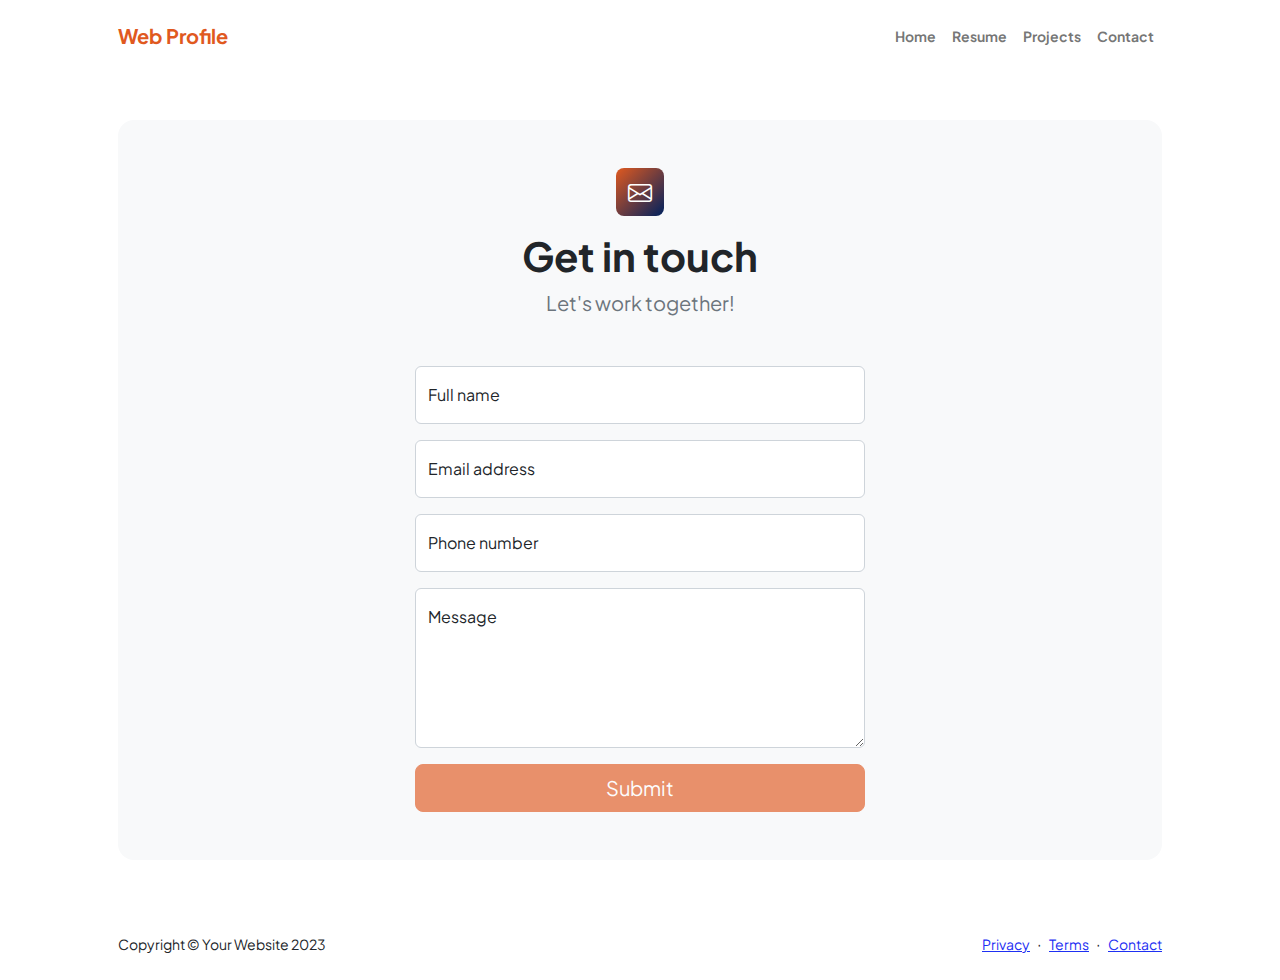
<file: Web Portofolio/contact.html>
<!DOCTYPE html>
<html lang="en">
    <head>
        <meta charset="utf-8" />
        <meta name="viewport" content="width=device-width, initial-scale=1, shrink-to-fit=no" />
        <meta name="description" content />
        <meta name="author" content />
        <title>Web Profile</title>
        <!-- Favicon-->
        <link rel="icon" type="image/x-icon" href="assets/favicon.ico" />
        <!-- Custom Google font-->
        <link rel="preconnect" href="https://fonts.googleapis.com" />
        <link rel="preconnect" href="https://fonts.gstatic.com" crossorigin />
        <link href="https://fonts.googleapis.com/css2?family=Plus+Jakarta+Sans:wght@100;200;300;400;500;600;700;800;900&amp;display=swap" rel="stylesheet" />
        <!-- Bootstrap icons-->
        <link href="https://cdn.jsdelivr.net/npm/bootstrap-icons@1.8.1/font/bootstrap-icons.css" rel="stylesheet" />
        <!-- Core theme CSS (includes Bootstrap)-->
        <link href="css/styles.css" rel="stylesheet" />
    </head>
    <body class="d-flex flex-column">
        <main class="flex-shrink-0">
            <nav class="navbar navbar-expand-lg navbar-light bg-white py-3">
                <div class="container px-5">
                    <a class="navbar-brand" href="index.html"><span class="fw-bolder text-primary">Web Profile</span></a>
                    <button class="navbar-toggler" type="button" data-bs-toggle="collapse" data-bs-target="#navbarSupportedContent" aria-controls="navbarSupportedContent" aria-expanded="false" aria-label="Toggle navigation"><span class="navbar-toggler-icon"></span></button>
                    <div class="collapse navbar-collapse" id="navbarSupportedContent">
                        <ul class="navbar-nav ms-auto mb-2 mb-lg-0 small fw-bolder">
                            <li class="nav-item"><a class="nav-link" href="index.html">Home</a></li>
                            <li class="nav-item"><a class="nav-link" href="resume.html">Resume</a></li>
                            <li class="nav-item"><a class="nav-link" href="projects.html">Projects</a></li>
                            <li class="nav-item"><a class="nav-link" href="contact.html">Contact</a></li>
                        </ul>
                    </div>
                </div>
            </nav>
            <section class="py-5">
                <div class="container px-5">
                    <div class="bg-light rounded-4 py-5 px-4 px-md-5">
                        <div class="text-center mb-5">
                            <div class="feature bg-primary bg-gradient-primary-to-secondary text-white rounded-3 mb-3"><i class="bi bi-envelope"></i></div>
                            <h1 class="fw-bolder">Get in touch</h1>
                            <p class="lead fw-normal text-muted mb-0">Let's work together!</p>
                        </div>
                        <div class="row gx-5 justify-content-center">
                            <div class="col-lg-8 col-xl-6">
                                <form id="contactForm" data-sb-form-api-token="API_TOKEN">
                                    <div class="form-floating mb-3">
                                        <input class="form-control" id="name" type="text" placeholder="Enter your name..." data-sb-validations="required" />
                                        <label for="name">Full name</label>
                                        <div class="invalid-feedback" data-sb-feedback="name:required">A name is required.</div>
                                    </div>
                                    <div class="form-floating mb-3">
                                        <input class="form-control" id="email" type="email" placeholder="name@example.com" data-sb-validations="required,email" />
                                        <label for="email">Email address</label>
                                        <div class="invalid-feedback" data-sb-feedback="email:required">An email is required.</div>
                                        <div class="invalid-feedback" data-sb-feedback="email:email">Email is not valid.</div>
                                    </div>
                                    <div class="form-floating mb-3">
                                        <input class="form-control" id="phone" type="tel" placeholder="(123) 456-7890" data-sb-validations="required" />
                                        <label for="phone">Phone number</label>
                                        <div class="invalid-feedback" data-sb-feedback="phone:required">A phone number is required.</div>
                                    </div>
                                    <div class="form-floating mb-3">
                                        <textarea class="form-control" id="message" type="text" placeholder="Enter your message here..." style="height: 10rem" data-sb-validations="required"></textarea>
                                        <label for="message">Message</label>
                                        <div class="invalid-feedback" data-sb-feedback="message:required">A message is required.</div>
                                    </div>
                                    <div class="d-none" id="submitSuccessMessage">
                                        <div class="text-center mb-3">
                                            <div class="fw-bolder">Form submission successful!</div>
                                            To activate this form, sign up at
                                            <br />
                                            <a href="https://startbootstrap.com/solution/contact-forms">https://startbootstrap.com/solution/contact-forms</a>
                                        </div>
                                    </div>
                                    <div class="d-none" id="submitErrorMessage"><div class="text-center text-danger mb-3">Error sending message!</div></div>
                                    <div class="d-grid"><button class="btn btn-primary btn-lg disabled" id="submitButton" type="submit">Submit</button></div>
                                </form>
                            </div>
                        </div>
                    </div>
                </div>
            </section>
        </main>
        <footer class="bg-white py-4 mt-auto">
            <div class="container px-5">
                <div class="row align-items-center justify-content-between flex-column flex-sm-row">
                    <div class="col-auto"><div class="small m-0">Copyright &copy; Your Website 2023</div></div>
                    <div class="col-auto">
                        <a class="small" href="#!">Privacy</a>
                        <span class="mx-1">&middot;</span>
                        <a class="small" href="#!">Terms</a>
                        <span class="mx-1">&middot;</span>
                        <a class="small" href="#!">Contact</a>
                    </div>
                </div>
            </div>
        </footer>
        <script src="https://cdn.jsdelivr.net/npm/bootstrap@5.2.3/dist/js/bootstrap.bundle.min.js"></script>
        <script src="js/scripts.js"></script>
        <script src="https://cdn.startbootstrap.com/sb-forms-latest.js"></script>
    </body>
</html>
</file>
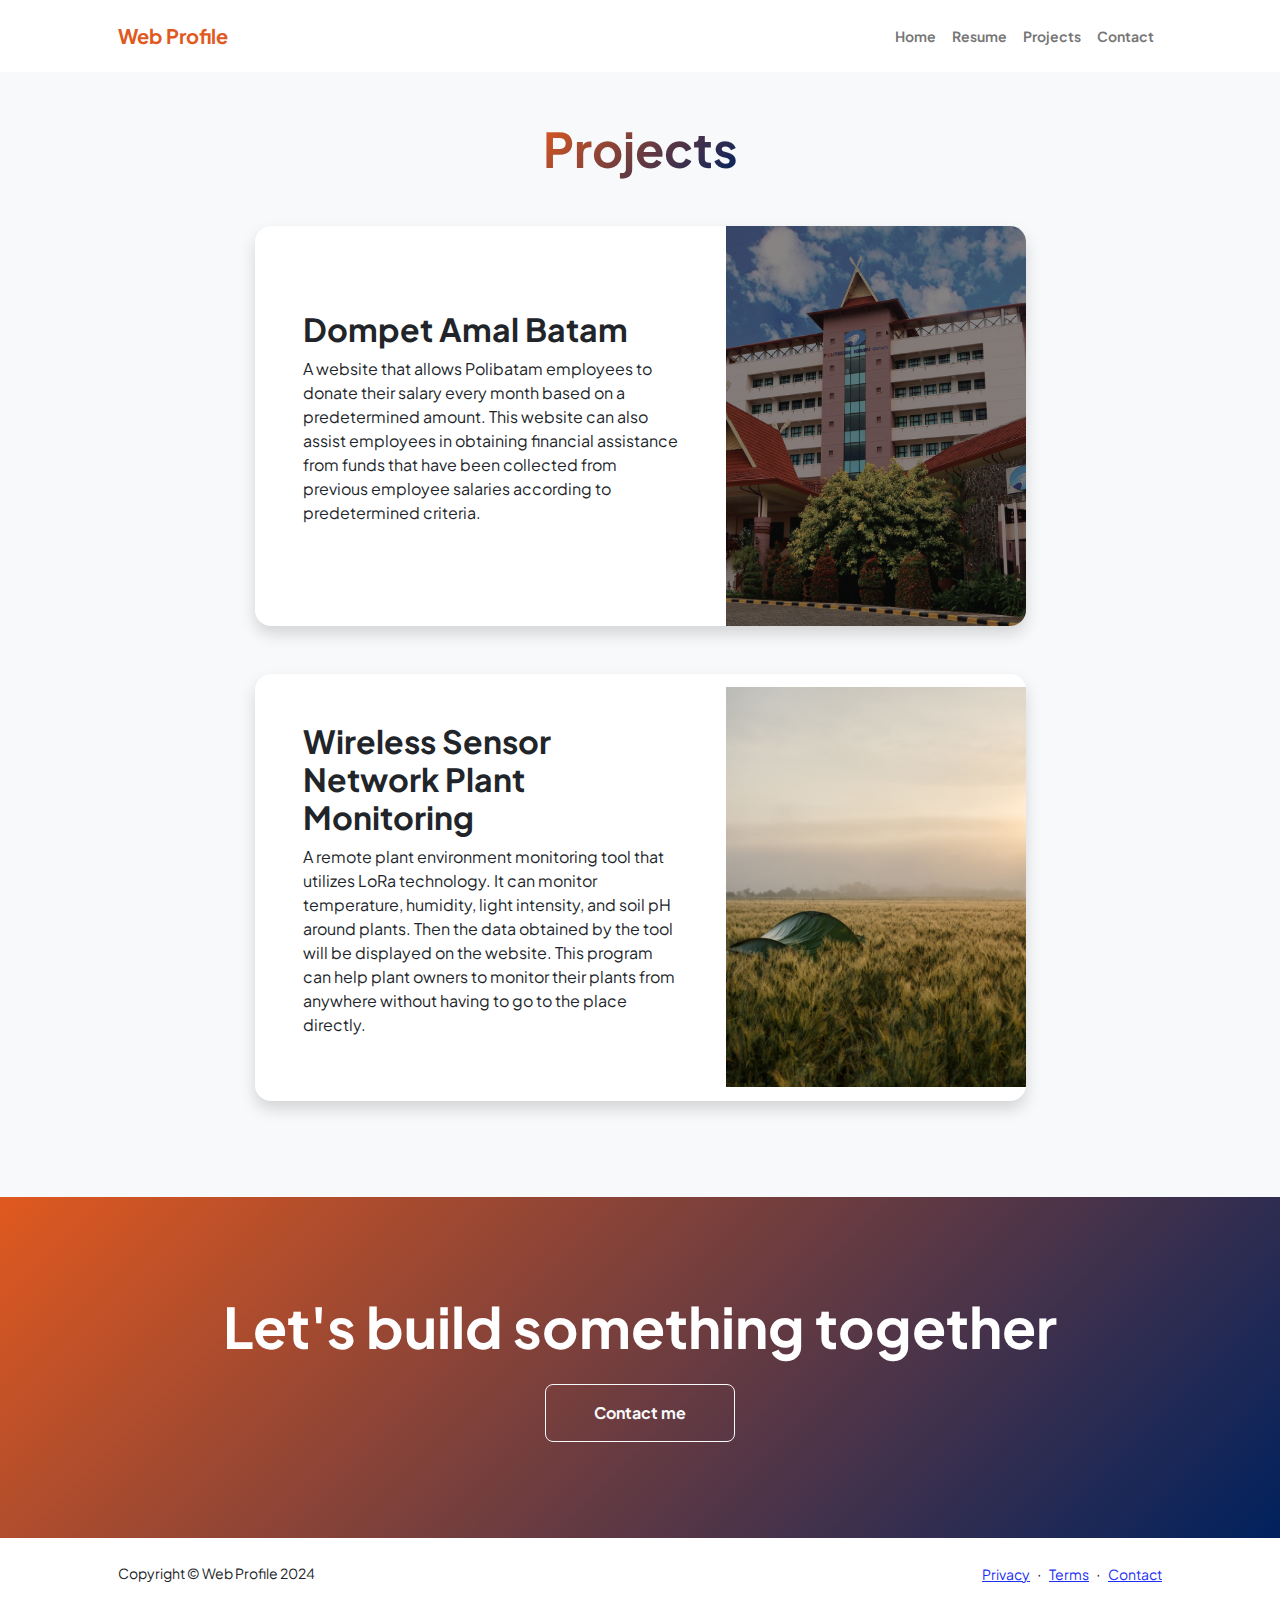
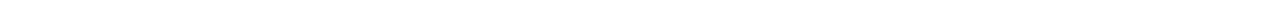
<file: Web Portofolio/projects.html>
<!DOCTYPE html>
<html lang="en">
    <head>
        <meta charset="utf-8" />
        <meta name="viewport" content="width=device-width, initial-scale=1, shrink-to-fit=no" />
        <meta name="description" content="" />
        <meta name="author" content="" />
        <title>Web Profile</title>
        <!-- Favicon-->
        <link rel="icon" type="image/x-icon" href="assets/favicon.ico" />
        <!-- Custom Google font-->
        <link rel="preconnect" href="https://fonts.googleapis.com" />
        <link rel="preconnect" href="https://fonts.gstatic.com" crossorigin />
        <link href="https://fonts.googleapis.com/css2?family=Plus+Jakarta+Sans:wght@100;200;300;400;500;600;700;800;900&amp;display=swap" rel="stylesheet" />
        <!-- Bootstrap icons-->
        <link href="https://cdn.jsdelivr.net/npm/bootstrap-icons@1.8.1/font/bootstrap-icons.css" rel="stylesheet" />
        <!-- Core theme CSS (includes Bootstrap)-->
        <link href="css/styles.css" rel="stylesheet" />
    </head>
    <body class="d-flex flex-column h-100 bg-light">
        <main class="flex-shrink-0">
            <nav class="navbar navbar-expand-lg navbar-light bg-white py-3">
                <div class="container px-5">
                    <a class="navbar-brand" href="index.html"><span class="fw-bolder text-primary">Web Profile</span></a>
                    <button class="navbar-toggler" type="button" data-bs-toggle="collapse" data-bs-target="#navbarSupportedContent" aria-controls="navbarSupportedContent" aria-expanded="false" aria-label="Toggle navigation"><span class="navbar-toggler-icon"></span></button>
                    <div class="collapse navbar-collapse" id="navbarSupportedContent">
                        <ul class="navbar-nav ms-auto mb-2 mb-lg-0 small fw-bolder">
                            <li class="nav-item"><a class="nav-link" href="index.html">Home</a></li>
                            <li class="nav-item"><a class="nav-link" href="resume.html">Resume</a></li>
                            <li class="nav-item"><a class="nav-link" href="projects.html">Projects</a></li>
                            <li class="nav-item"><a class="nav-link" href="contact.html">Contact</a></li>
                        </ul>
                    </div>
                </div>
            </nav>
            <section class="py-5">
                <div class="container px-5 mb-5">
                    <div class="text-center mb-5">
                        <h1 class="display-5 fw-bolder mb-0"><span class="text-gradient d-inline">Projects</span></h1>
                    </div>
                    <div class="row gx-5 justify-content-center">
                        <div class="col-lg-11 col-xl-9 col-xxl-8">
                            <div class="card overflow-hidden shadow rounded-4 border-0 mb-5">
                                <div class="card-body p-0">
                                    <div class="d-flex align-items-center">
                                        <div class="p-5">
                                            <h2 class="fw-bolder">Dompet Amal Batam</h2>
                                            <p>A website that allows Polibatam employees to donate their salary every month based on a predetermined amount. This website can also assist employees in obtaining financial assistance from funds that have been collected from previous employee salaries according to predetermined criteria.</p>
                                        </div>
                                        <img class="img-project" src="assets/foto poltek.png" alt="..." />
                                    </div>
                                </div>
                            </div>
                            <div class="card overflow-hidden shadow rounded-4 border-0">
                                <div class="card-body p-0">
                                    <div class="d-flex align-items-center">
                                        <div class="p-5">
                                            <h2 class="fw-bolder">Wireless Sensor Network Plant Monitoring</h2>
                                            <p>A remote plant environment monitoring tool that utilizes LoRa technology. It can monitor temperature, humidity, light intensity, and soil pH around plants. Then the data obtained by the tool will be displayed on the website. This program can help plant owners to monitor their plants from anywhere without having to go to the place directly.</p>
                                        </div>
                                        <img class="img-project" src="assets/bg-masthead.jpg" alt="..." />
                                    </div>
                                </div>
                            </div>
                        </div>
                    </div>
                </div>
            </section>
            <section class="py-5 bg-gradient-primary-to-secondary text-white">
                <div class="container px-5 my-5">
                    <div class="text-center">
                        <h2 class="display-4 fw-bolder mb-4">Let's build something together</h2>
                        <a class="btn btn-outline-light btn-lg px-5 py-3 fs-6 fw-bolder" href="contact.html">Contact me</a>
                    </div>
                </div>
            </section>
        </main>
        <footer class="bg-white py-4 mt-auto">
            <div class="container px-5">
                <div class="row align-items-center justify-content-between flex-column flex-sm-row">
                    <div class="col-auto"><div class="small m-0">Copyright &copy; Web Profile 2024</div></div>
                    <div class="col-auto">
                        <a class="small" href="#!">Privacy</a>
                        <span class="mx-1">&middot;</span>
                        <a class="small" href="#!">Terms</a>
                        <span class="mx-1">&middot;</span>
                        <a class="small" href="#!">Contact</a>
                    </div>
                </div>
            </div>
        </footer>
        <script src="https://cdn.jsdelivr.net/npm/bootstrap@5.2.3/dist/js/bootstrap.bundle.min.js"></script>
        <script src="js/scripts.js"></script>
    </body>
</html>
</file>
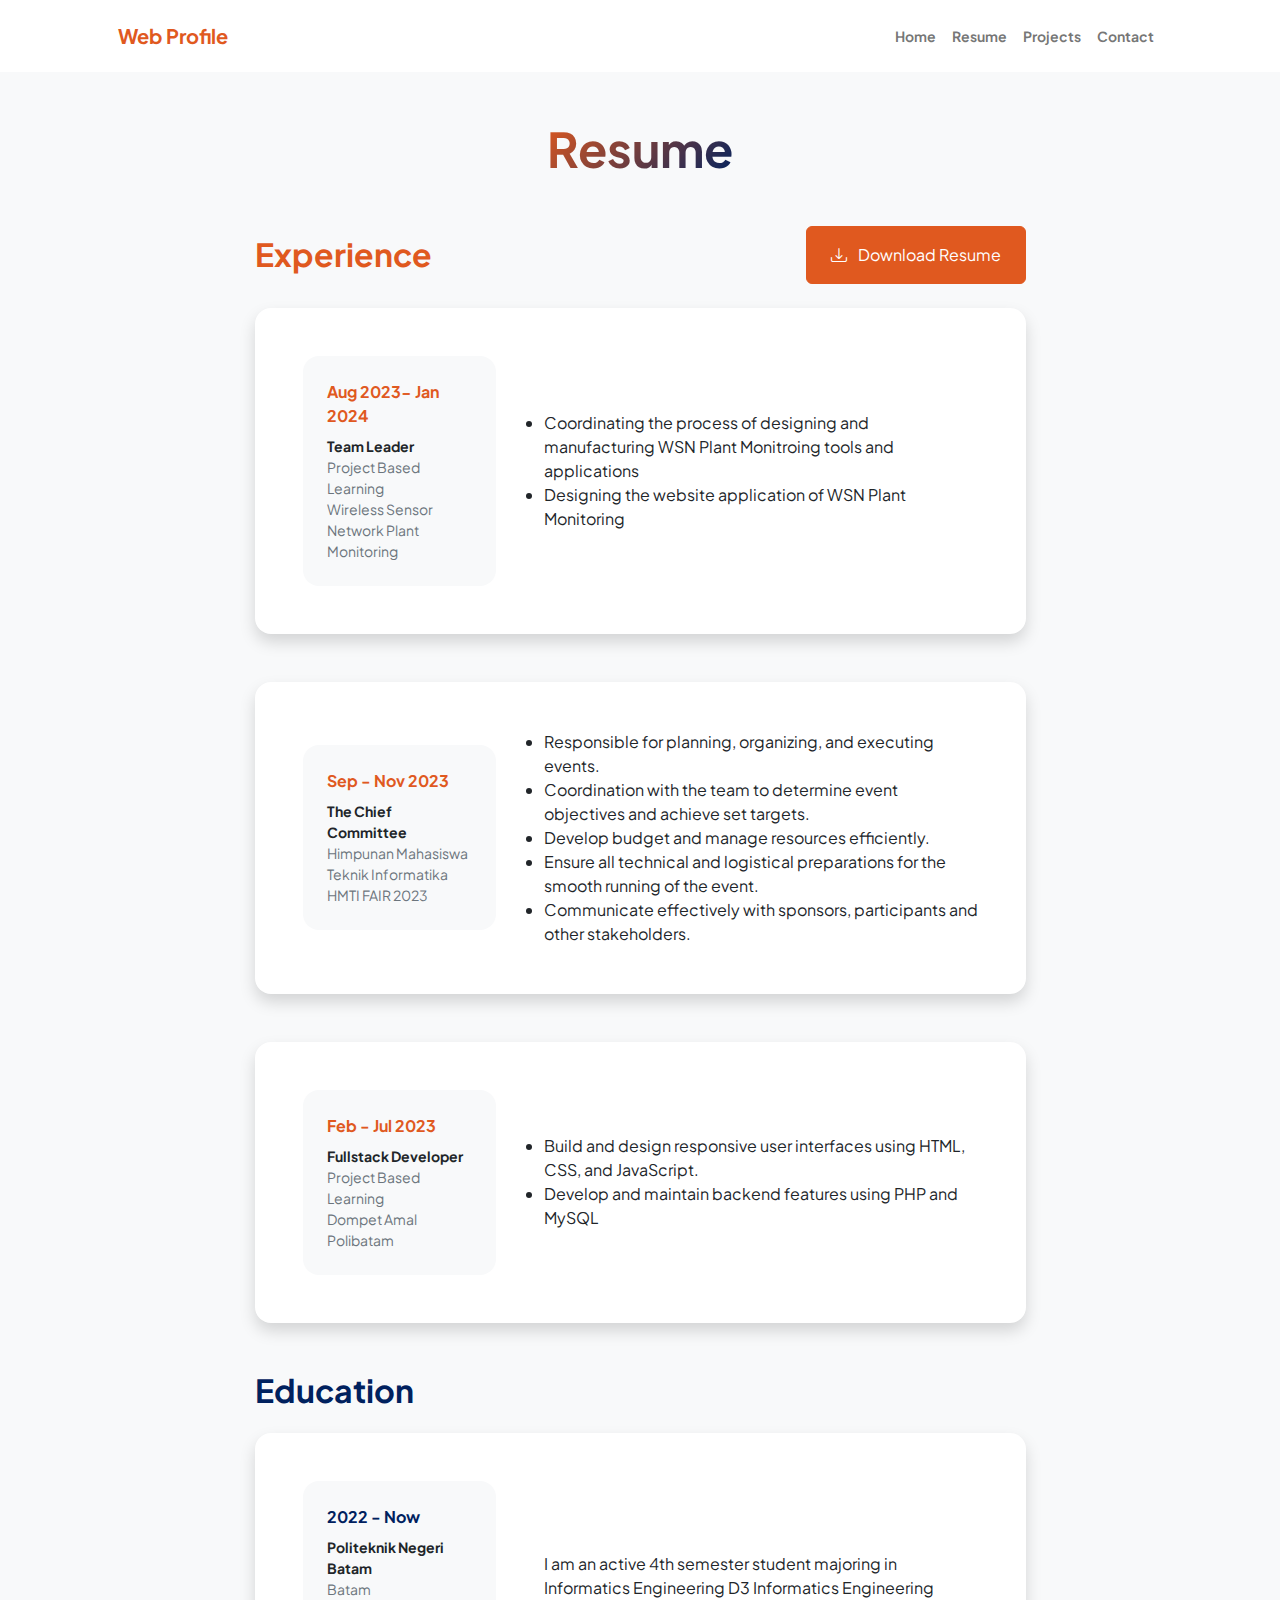
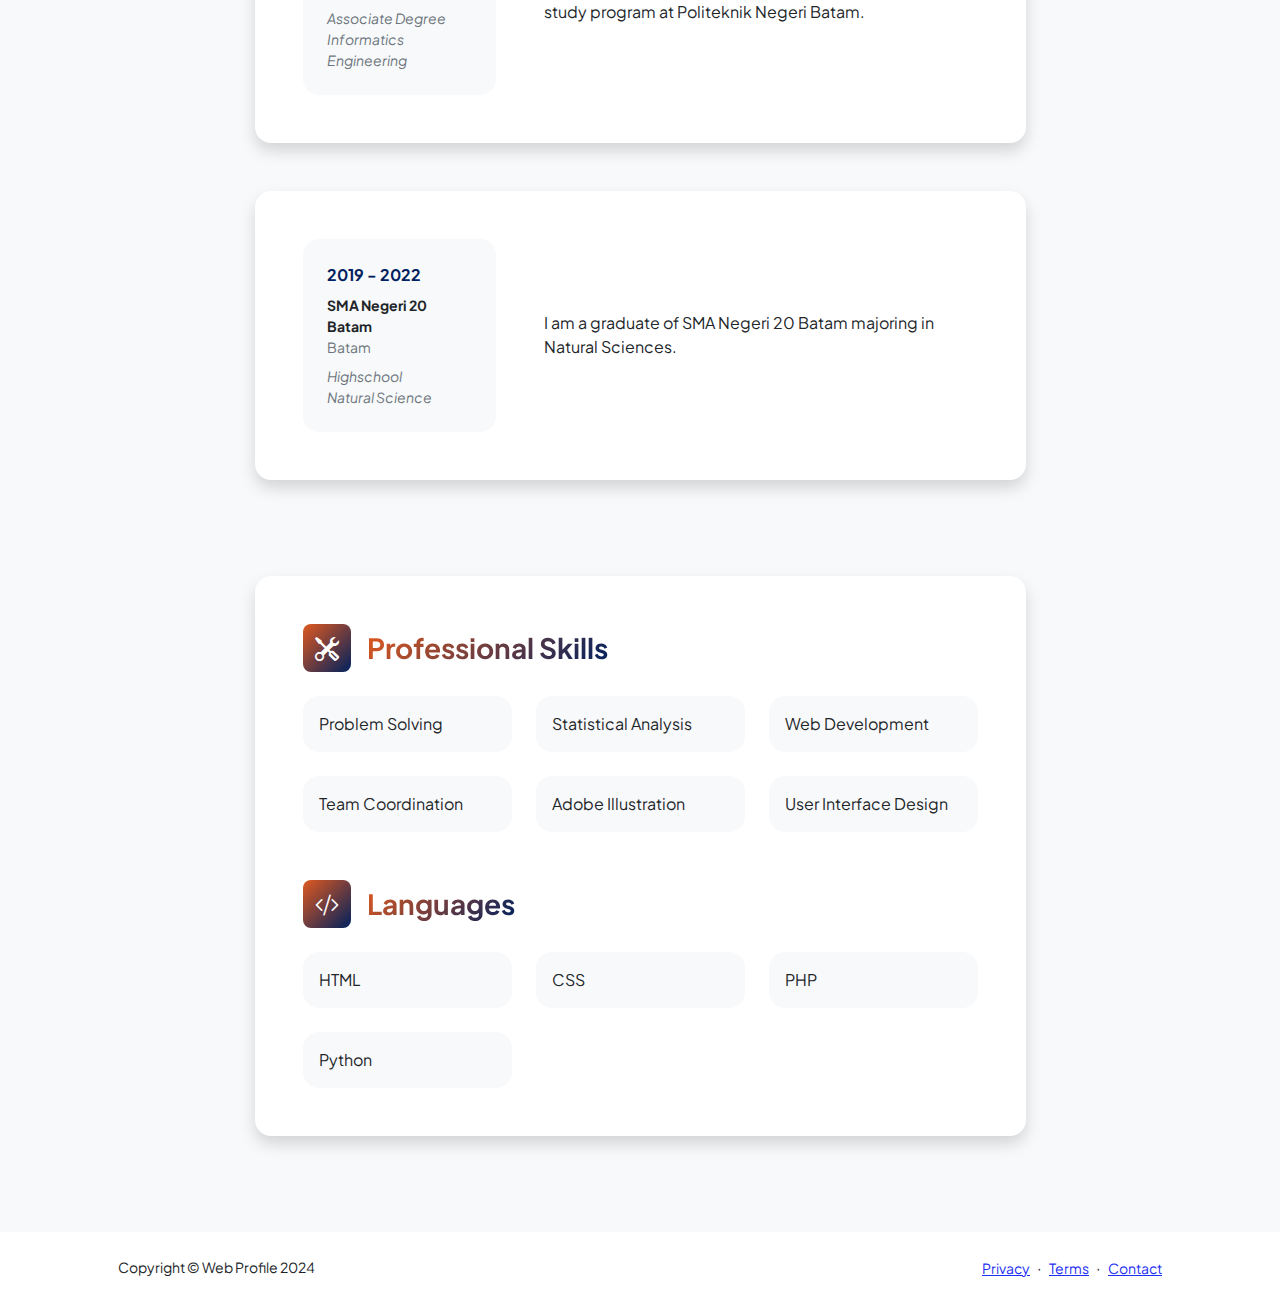
<file: Web Portofolio/resume.html>
<!DOCTYPE html>
<html lang="en">
    <head>
        <meta charset="utf-8" />
        <meta name="viewport" content="width=device-width, initial-scale=1, shrink-to-fit=no" />
        <meta name="description" content="" />
        <meta name="author" content="" />
        <title>Web Profile</title>
        <!-- Favicon-->
        <link rel="icon" type="image/x-icon" href="assets/favicon.ico" />
        <!-- Custom Google font-->
        <link rel="preconnect" href="https://fonts.googleapis.com" />
        <link rel="preconnect" href="https://fonts.gstatic.com" crossorigin />
        <link href="https://fonts.googleapis.com/css2?family=Plus+Jakarta+Sans:wght@100;200;300;400;500;600;700;800;900&amp;display=swap" rel="stylesheet" />
        <!-- Bootstrap icons-->
        <link href="https://cdn.jsdelivr.net/npm/bootstrap-icons@1.8.1/font/bootstrap-icons.css" rel="stylesheet" />
        <!-- Core theme CSS (includes Bootstrap)-->
        <link href="css/styles.css" rel="stylesheet" />
    </head>
    <body class="d-flex flex-column h-100 bg-light">
        <main class="flex-shrink-0">
            <nav class="navbar navbar-expand-lg navbar-light bg-white py-3">
                <div class="container px-5">
                    <a class="navbar-brand" href="index.html"><span class="fw-bolder text-primary">Web Profile</span></a>
                    <button class="navbar-toggler" type="button" data-bs-toggle="collapse" data-bs-target="#navbarSupportedContent" aria-controls="navbarSupportedContent" aria-expanded="false" aria-label="Toggle navigation"><span class="navbar-toggler-icon"></span></button>
                    <div class="collapse navbar-collapse" id="navbarSupportedContent">
                        <ul class="navbar-nav ms-auto mb-2 mb-lg-0 small fw-bolder">
                            <li class="nav-item"><a class="nav-link" href="index.html">Home</a></li>
                            <li class="nav-item"><a class="nav-link" href="resume.html">Resume</a></li>
                            <li class="nav-item"><a class="nav-link" href="projects.html">Projects</a></li>
                            <li class="nav-item"><a class="nav-link" href="contact.html">Contact</a></li>
                        </ul>
                    </div>
                </div>
            </nav>
            <div class="container px-5 my-5">
                <div class="text-center mb-5">
                    <h1 class="display-5 fw-bolder mb-0"><span class="text-gradient d-inline">Resume</span></h1>
                </div>
                <div class="row gx-5 justify-content-center">
                    <div class="col-lg-11 col-xl-9 col-xxl-8">
                        <section>
                            <div class="d-flex align-items-center justify-content-between mb-4">
                                <h2 class="text-primary fw-bolder mb-0">Experience</h2>
                                <a class="btn btn-primary px-4 py-3" href= "https://drive.google.com/file/d/18WiqRYe-7DXyVitX0wbMe8DhjykFAjTn/view?usp=sharing">
                                    <div class="d-inline-block bi bi-download me-2"></div>
                                    Download Resume
                                </a>
                            </div>
                            <div class="card shadow border-0 rounded-4 mb-5">
                                <div class="card-body p-5">
                                    <div class="row align-items-center gx-5">
                                        <div class="col text-center text-lg-start mb-4 mb-lg-0">
                                            <div class="bg-light p-4 rounded-4">
                                                <div class="text-primary fw-bolder mb-2">Aug 2023- Jan 2024</div>
                                                <div class="small fw-bolder">Team Leader</div>
                                                <div class="small text-muted">Project Based Learning</div>
                                                <div class="small text-muted">Wireless Sensor Network Plant Monitoring</div>
                                            </div>
                                        </div>
                                        <div class="col-lg-8"><div>
                                            <li>Coordinating the process of designing and manufacturing WSN Plant Monitroing tools and applications</li>
                                            <li>Designing the website application of WSN Plant Monitoring</li></div></div>
                                    </div>
                                </div>
                            </div>
                            <div class="card shadow border-0 rounded-4 mb-5">
                                <div class="card-body p-5">
                                    <div class="row align-items-center gx-5">
                                        <div class="col text-center text-lg-start mb-4 mb-lg-0">
                                            <div class="bg-light p-4 rounded-4">
                                                <div class="text-primary fw-bolder mb-2">Sep - Nov 2023</div>
                                                <div class="small fw-bolder">The Chief Committee</div>
                                                <div class="small text-muted">Himpunan Mahasiswa Teknik Informatika</div>
                                                <div class="small text-muted">HMTI FAIR 2023</div>
                                            </div>
                                        </div>
                                        <div class="col-lg-8"><div>
                                            <li>Responsible for planning, organizing, and executing events.</li>
                                            <li>Coordination with the team to determine event objectives and achieve set targets.</li>
                                            <li>Develop budget and manage resources efficiently.</li>
                                            <li>Ensure all technical and logistical preparations for the smooth running of the event.</li>
                                            <li>Communicate effectively with sponsors, participants and other stakeholders.</li></div></div>
                                    </div>
                                </div>
                            </div>
                            <div class="card shadow border-0 rounded-4 mb-5">
                                <div class="card-body p-5">
                                    <div class="row align-items-center gx-5">
                                        <div class="col text-center text-lg-start mb-4 mb-lg-0">
                                            <div class="bg-light p-4 rounded-4">
                                                <div class="text-primary fw-bolder mb-2">Feb - Jul 2023</div>
                                                <div class="small fw-bolder">Fullstack Developer</div>
                                                <div class="small text-muted">Project Based Learning</div>
                                                <div class="small text-muted">Dompet Amal Polibatam</div>
                                            </div>
                                        </div>
                                        <div class="col-lg-8"><div>
                                            <li>Build and design responsive user interfaces using HTML, CSS, and JavaScript.</li>
                                            <li>Develop and maintain backend features using PHP and MySQL</li></div></div>
                                    </div>
                                </div>
                            </div>
                        </section>
                        <section>
                            <h2 class="text-secondary fw-bolder mb-4">Education</h2>
                            <div class="card shadow border-0 rounded-4 mb-5">
                                <div class="card-body p-5">
                                    <div class="row align-items-center gx-5">
                                        <div class="col text-center text-lg-start mb-4 mb-lg-0">
                                            <div class="bg-light p-4 rounded-4">
                                                <div class="text-secondary fw-bolder mb-2">2022 - Now</div>
                                                <div class="mb-2">
                                                    <div class="small fw-bolder">Politeknik Negeri Batam</div>
                                                    <div class="small text-muted">Batam</div>
                                                </div>
                                                <div class="fst-italic">
                                                    <div class="small text-muted">Associate Degree</div>
                                                    <div class="small text-muted">Informatics Engineering</div>
                                                </div>
                                            </div>
                                        </div>
                                        <div class="col-lg-8"><div>I am an active 4th semester student majoring in Informatics Engineering D3 Informatics Engineering study program at Politeknik Negeri Batam.</div></div>
                                    </div>
                                </div>
                            </div>
                            <div class="card shadow border-0 rounded-4 mb-5">
                                <div class="card-body p-5">
                                    <div class="row align-items-center gx-5">
                                        <div class="col text-center text-lg-start mb-4 mb-lg-0">
                                            <div class="bg-light p-4 rounded-4">
                                                <div class="text-secondary fw-bolder mb-2">2019 - 2022</div>
                                                <div class="mb-2">
                                                    <div class="small fw-bolder">SMA Negeri 20 Batam</div>
                                                    <div class="small text-muted">Batam</div>
                                                </div>
                                                <div class="fst-italic">
                                                    <div class="small text-muted">Highschool</div>
                                                    <div class="small text-muted">Natural Science</div>
                                                </div>
                                            </div>
                                        </div>
                                        <div class="col-lg-8"><div>I am a graduate of SMA Negeri 20 Batam majoring in Natural Sciences. </div></div>
                                    </div>
                                </div>
                            </div>
                        </section>
                        <!-- Divider-->
                        <div class="pb-5"></div>
                        <section>
                            <div class="card shadow border-0 rounded-4 mb-5">
                                <div class="card-body p-5">
                                    <div class="mb-5">
                                        <div class="d-flex align-items-center mb-4">
                                            <div class="feature bg-primary bg-gradient-primary-to-secondary text-white rounded-3 me-3"><i class="bi bi-tools"></i></div>
                                            <h3 class="fw-bolder mb-0"><span class="text-gradient d-inline">Professional Skills</span></h3>
                                        </div>
                                        <div class="row row-cols-1 row-cols-md-3 mb-4">
                                            <div class="col mb-4 mb-md-0"><div class="d-flex align-items-center bg-light rounded-4 p-3 h-100">Problem Solving</div></div>
                                            <div class="col mb-4 mb-md-0"><div class="d-flex align-items-center bg-light rounded-4 p-3 h-100">Statistical Analysis</div></div>
                                            <div class="col"><div class="d-flex align-items-center bg-light rounded-4 p-3 h-100">Web Development</div></div>
                                        </div>
                                        <div class="row row-cols-1 row-cols-md-3">
                                            <div class="col mb-4 mb-md-0"><div class="d-flex align-items-center bg-light rounded-4 p-3 h-100">Team Coordination</div></div>
                                            <div class="col mb-4 mb-md-0"><div class="d-flex align-items-center bg-light rounded-4 p-3 h-100">Adobe Illustration</div></div>
                                            <div class="col"><div class="d-flex align-items-center bg-light rounded-4 p-3 h-100">User Interface Design</div></div>
                                        </div>
                                    </div>
                                    <div class="mb-0">
                                        <div class="d-flex align-items-center mb-4">
                                            <div class="feature bg-primary bg-gradient-primary-to-secondary text-white rounded-3 me-3"><i class="bi bi-code-slash"></i></div>
                                            <h3 class="fw-bolder mb-0"><span class="text-gradient d-inline">Languages</span></h3>
                                        </div>
                                        <div class="row row-cols-1 row-cols-md-3 mb-4">
                                            <div class="col mb-4 mb-md-0"><div class="d-flex align-items-center bg-light rounded-4 p-3 h-100">HTML</div></div>
                                            <div class="col mb-4 mb-md-0"><div class="d-flex align-items-center bg-light rounded-4 p-3 h-100">CSS</div></div>
                                            <div class="col"><div class="d-flex align-items-center bg-light rounded-4 p-3 h-100">PHP</div></div>
                                        </div>
                                        <div class="row row-cols-1 row-cols-md-3">
                                            <div class="col mb-4 mb-md-0"><div class="d-flex align-items-center bg-light rounded-4 p-3 h-100">Python</div></div>
                                        </div>
                                    </div>
                                </div>
                            </div>
                        </section>
                    </div>
                </div>
            </div>
        </main>
        <footer class="bg-white py-4 mt-auto">
            <div class="container px-5">
                <div class="row align-items-center justify-content-between flex-column flex-sm-row">
                    <div class="col-auto"><div class="small m-0">Copyright &copy; Web Profile 2024</div></div>
                    <div class="col-auto">
                        <a class="small" href="#!">Privacy</a>
                        <span class="mx-1">&middot;</span>
                        <a class="small" href="#!">Terms</a>
                        <span class="mx-1">&middot;</span>
                        <a class="small" href="#!">Contact</a>
                    </div>
                </div>
            </div>
        </footer>
        <script src="https://cdn.jsdelivr.net/npm/bootstrap@5.2.3/dist/js/bootstrap.bundle.min.js"></script>
        <script src="js/scripts.js"></script>
    </body>
</html>
</file>
